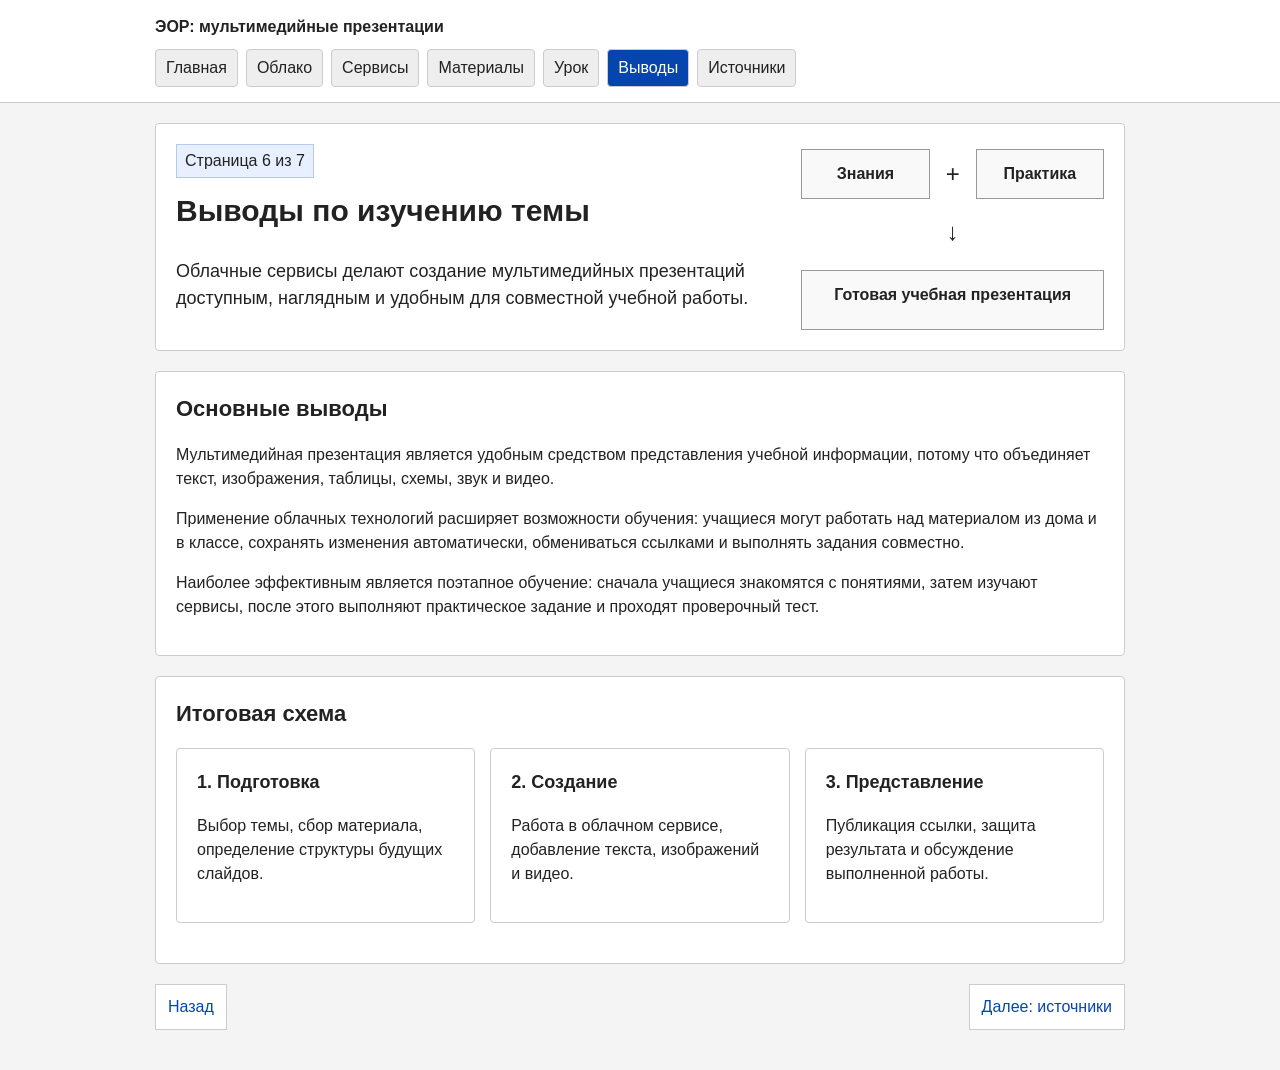
<file: pages/conclusion.html>
<!doctype html>
<html lang="ru">
<head>
  <meta charset="utf-8">
  <meta name="viewport" content="width=device-width, initial-scale=1">
  <title>Выводы</title>
  <link rel="stylesheet" href="../styles.css">
</head>
<body>
  <header class="topbar">
    <div class="topbar-inner">
      <a class="brand" href="../index.html">ЭОР: мультимедийные презентации</a>
      <nav class="nav">
        <a href="../index.html">Главная</a>
        <a href="cloud.html">Облако</a>
        <a href="services.html">Сервисы</a>
        <a href="literature.html">Материалы</a>
        <a href="lesson.html">Урок</a>
        <a class="active" href="conclusion.html">Выводы</a>
        <a href="sources.html">Источники</a>
      </nav>
    </div>
  </header>

  <main class="page">
    <section class="hero">
      <div>
        <span class="tag">Страница 6 из 7</span>
        <h1>Выводы по изучению темы</h1>
        <p class="lead">Облачные сервисы делают создание мультимедийных презентаций доступным, наглядным и удобным для совместной учебной работы.</p>
      </div>
      <div class="diagram">
        <div class="diagram-row">
          <div class="diagram-item">Знания</div>
          <div class="arrow">+</div>
          <div class="diagram-item">Практика</div>
        </div>
        <div class="arrow">↓</div>
        <div class="diagram-item">Готовая учебная презентация</div>
      </div>
    </section>

    <section class="section">
      <h2>Основные выводы</h2>
      <p>Мультимедийная презентация является удобным средством представления учебной информации, потому что объединяет текст, изображения, таблицы, схемы, звук и видео.</p>
      <p>Применение облачных технологий расширяет возможности обучения: учащиеся могут работать над материалом из дома и в классе, сохранять изменения автоматически, обмениваться ссылками и выполнять задания совместно.</p>
      <p>Наиболее эффективным является поэтапное обучение: сначала учащиеся знакомятся с понятиями, затем изучают сервисы, после этого выполняют практическое задание и проходят проверочный тест.</p>
    </section>

    <section class="section">
      <h2>Итоговая схема</h2>
      <div class="grid">
        <article class="card">
          <h3>1. Подготовка</h3>
          <p>Выбор темы, сбор материала, определение структуры будущих слайдов.</p>
        </article>
        <article class="card">
          <h3>2. Создание</h3>
          <p>Работа в облачном сервисе, добавление текста, изображений и видео.</p>
        </article>
        <article class="card">
          <h3>3. Представление</h3>
          <p>Публикация ссылки, защита результата и обсуждение выполненной работы.</p>
        </article>
      </div>
    </section>

    <div class="footer-nav">
      <a href="lesson.html">Назад</a>
      <a href="sources.html">Далее: источники</a>
    </div>
  </main>
</body>
</html>
</file>
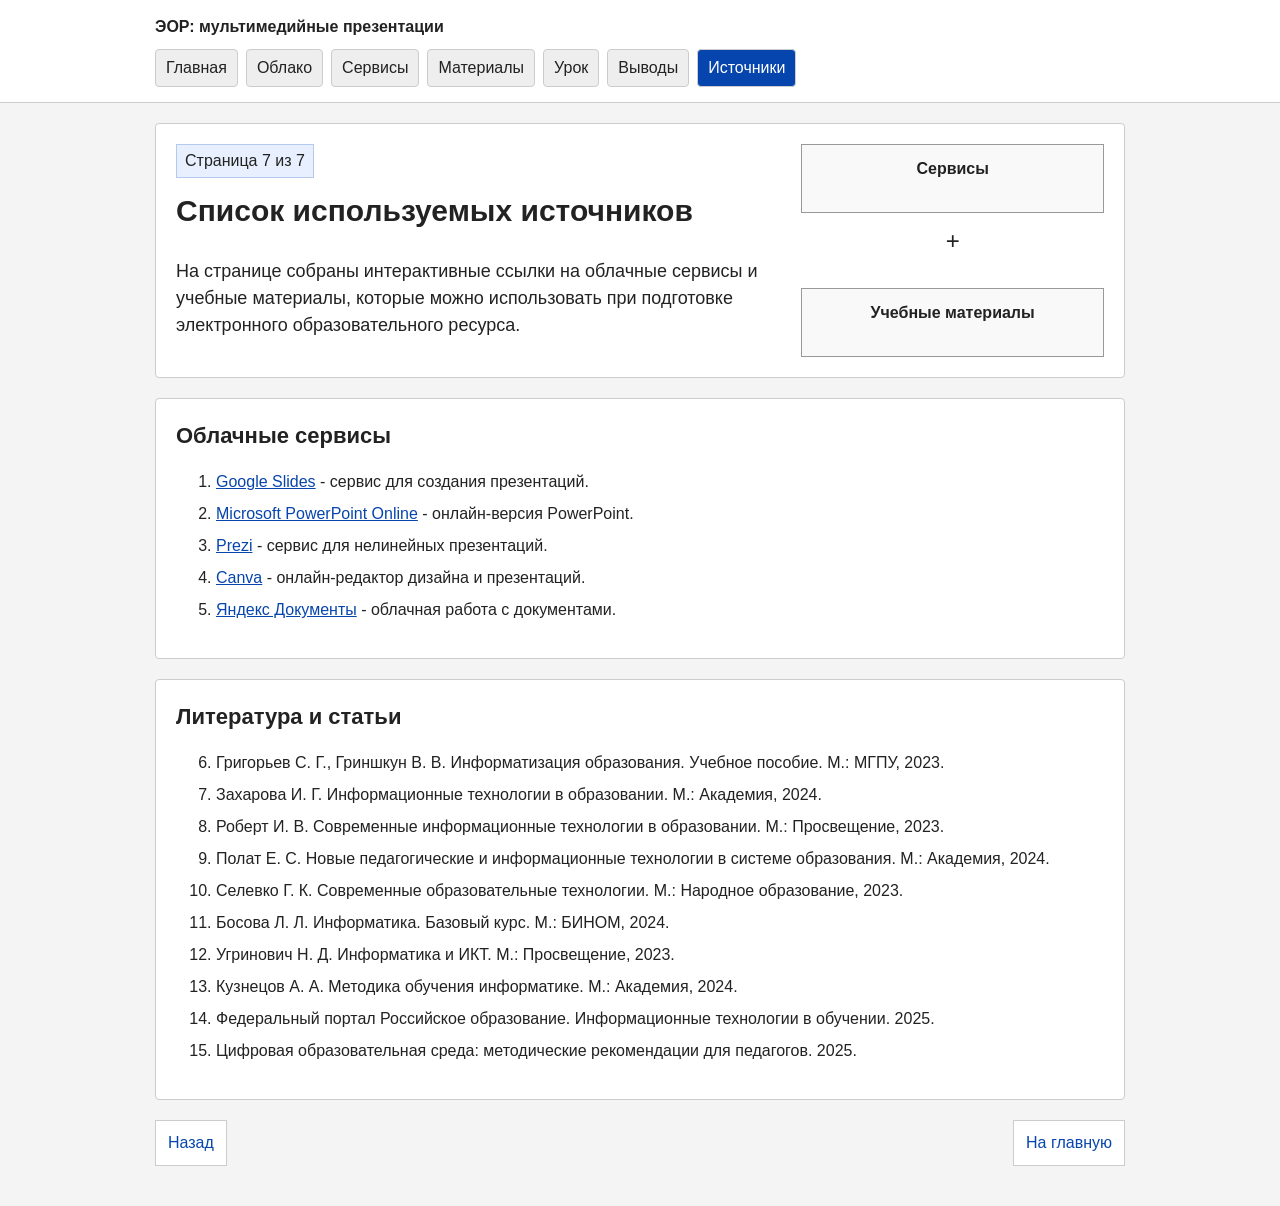
<file: pages/sources.html>
<!doctype html>
<html lang="ru">
<head>
  <meta charset="utf-8">
  <meta name="viewport" content="width=device-width, initial-scale=1">
  <title>Список источников</title>
  <link rel="stylesheet" href="../styles.css">
</head>
<body>
  <header class="topbar">
    <div class="topbar-inner">
      <a class="brand" href="../index.html">ЭОР: мультимедийные презентации</a>
      <nav class="nav">
        <a href="../index.html">Главная</a>
        <a href="cloud.html">Облако</a>
        <a href="services.html">Сервисы</a>
        <a href="literature.html">Материалы</a>
        <a href="lesson.html">Урок</a>
        <a href="conclusion.html">Выводы</a>
        <a class="active" href="sources.html">Источники</a>
      </nav>
    </div>
  </header>

  <main class="page">
    <section class="hero">
      <div>
        <span class="tag">Страница 7 из 7</span>
        <h1>Список используемых источников</h1>
        <p class="lead">На странице собраны интерактивные ссылки на облачные сервисы и учебные материалы, которые можно использовать при подготовке электронного образовательного ресурса.</p>
      </div>
      <div class="diagram">
        <div class="diagram-item">Сервисы</div>
        <div class="arrow">+</div>
        <div class="diagram-item">Учебные материалы</div>
      </div>
    </section>

    <section class="section">
      <h2>Облачные сервисы</h2>
      <ol class="source-list">
        <li><a href="https://www.google.com/slides/about/" target="_blank" rel="noreferrer">Google Slides</a> - сервис для создания презентаций.</li>
        <li><a href="https://www.microsoft.com/microsoft-365/powerpoint" target="_blank" rel="noreferrer">Microsoft PowerPoint Online</a> - онлайн-версия PowerPoint.</li>
        <li><a href="https://prezi.com/" target="_blank" rel="noreferrer">Prezi</a> - сервис для нелинейных презентаций.</li>
        <li><a href="https://www.canva.com/" target="_blank" rel="noreferrer">Canva</a> - онлайн-редактор дизайна и презентаций.</li>
        <li><a href="https://disk.yandex.ru/client/docs" target="_blank" rel="noreferrer">Яндекс Документы</a> - облачная работа с документами.</li>
      </ol>
    </section>

    <section class="section">
      <h2>Литература и статьи</h2>
      <ol class="source-list" start="6">
        <li>Григорьев С. Г., Гриншкун В. В. Информатизация образования. Учебное пособие. М.: МГПУ, 2023.</li>
        <li>Захарова И. Г. Информационные технологии в образовании. М.: Академия, 2024.</li>
        <li>Роберт И. В. Современные информационные технологии в образовании. М.: Просвещение, 2023.</li>
        <li>Полат Е. С. Новые педагогические и информационные технологии в системе образования. М.: Академия, 2024.</li>
        <li>Селевко Г. К. Современные образовательные технологии. М.: Народное образование, 2023.</li>
        <li>Босова Л. Л. Информатика. Базовый курс. М.: БИНОМ, 2024.</li>
        <li>Угринович Н. Д. Информатика и ИКТ. М.: Просвещение, 2023.</li>
        <li>Кузнецов А. А. Методика обучения информатике. М.: Академия, 2024.</li>
        <li>Федеральный портал Российское образование. Информационные технологии в обучении. 2025.</li>
        <li>Цифровая образовательная среда: методические рекомендации для педагогов. 2025.</li>
      </ol>
    </section>

    <div class="footer-nav">
      <a href="conclusion.html">Назад</a>
      <a href="../index.html">На главную</a>
    </div>
  </main>
</body>
</html>
</file>
<file: styles.css>
* {
  box-sizing: border-box;
}

body {
  margin: 0;
  font-family: Arial, sans-serif;
  color: #222222;
  background: #f4f4f4;
  line-height: 1.5;
}

a {
  color: #0645ad;
}

.topbar {
  background: #ffffff;
  border-bottom: 1px solid #cccccc;
}

.topbar-inner {
  max-width: 1000px;
  margin: 0 auto;
  padding: 15px;
}

.brand {
  display: block;
  margin-bottom: 10px;
  font-weight: bold;
  color: #222222;
  text-decoration: none;
}

.nav {
  display: flex;
  flex-wrap: wrap;
  gap: 8px;
}

.nav a {
  padding: 6px 10px;
  border: 1px solid #cccccc;
  border-radius: 4px;
  color: #222222;
  background: #eeeeee;
  text-decoration: none;
}

.nav a.active,
.nav a:hover {
  color: #ffffff;
  background: #0645ad;
}

.page {
  max-width: 1000px;
  margin: 0 auto;
  padding: 20px 15px 40px;
}

.hero,
.section,
.card,
.video-box,
.quiz {
  margin-bottom: 20px;
  padding: 20px;
  background: #ffffff;
  border: 1px solid #cccccc;
  border-radius: 4px;
}

.hero {
  display: grid;
  grid-template-columns: 2fr 1fr;
  gap: 20px;
}

h1 {
  margin-top: 0;
  font-size: 30px;
}

h2 {
  margin-top: 0;
  font-size: 22px;
}

h3 {
  margin-top: 0;
  font-size: 18px;
}

.lead {
  font-size: 18px;
}

.grid {
  display: grid;
  grid-template-columns: repeat(3, 1fr);
  gap: 15px;
}

.two-columns {
  display: grid;
  grid-template-columns: 1fr 1fr;
  gap: 15px;
}

.tag {
  display: inline-block;
  margin-bottom: 10px;
  padding: 4px 8px;
  background: #e8f0ff;
  border: 1px solid #b5c8f0;
}

.diagram {
  display: grid;
  gap: 10px;
}

.diagram-row {
  display: grid;
  grid-template-columns: 1fr 30px 1fr;
  gap: 8px;
  align-items: center;
}

.diagram-item {
  padding: 12px;
  border: 1px solid #999999;
  background: #f9f9f9;
  text-align: center;
  font-weight: bold;
}

.arrow {
  text-align: center;
  font-size: 24px;
}

video {
  width: 100%;
  max-height: 360px;
  background: #000000;
}

.video-note {
  color: #555555;
  font-size: 14px;
}

table {
  width: 100%;
  border-collapse: collapse;
}

th,
td {
  padding: 10px;
  border: 1px solid #cccccc;
  text-align: left;
  vertical-align: top;
}

th {
  background: #eeeeee;
}

.steps {
  padding-left: 20px;
}

.question {
  padding: 12px 0;
  border-bottom: 1px solid #dddddd;
}

.question label {
  display: block;
  margin: 5px 0;
}

.button {
  margin-top: 15px;
  padding: 10px 15px;
  border: 1px solid #0645ad;
  border-radius: 4px;
  color: #ffffff;
  background: #0645ad;
  cursor: pointer;
}

.result {
  margin-top: 12px;
  font-weight: bold;
}

.source-list li {
  margin-bottom: 8px;
}

.footer-nav {
  display: flex;
  justify-content: space-between;
  gap: 10px;
}

.footer-nav a {
  padding: 10px 12px;
  border: 1px solid #cccccc;
  background: #ffffff;
  text-decoration: none;
}

@media (max-width: 800px) {
  .hero,
  .grid,
  .two-columns {
    grid-template-columns: 1fr;
  }

  h1 {
    font-size: 24px;
  }
}
</file>
